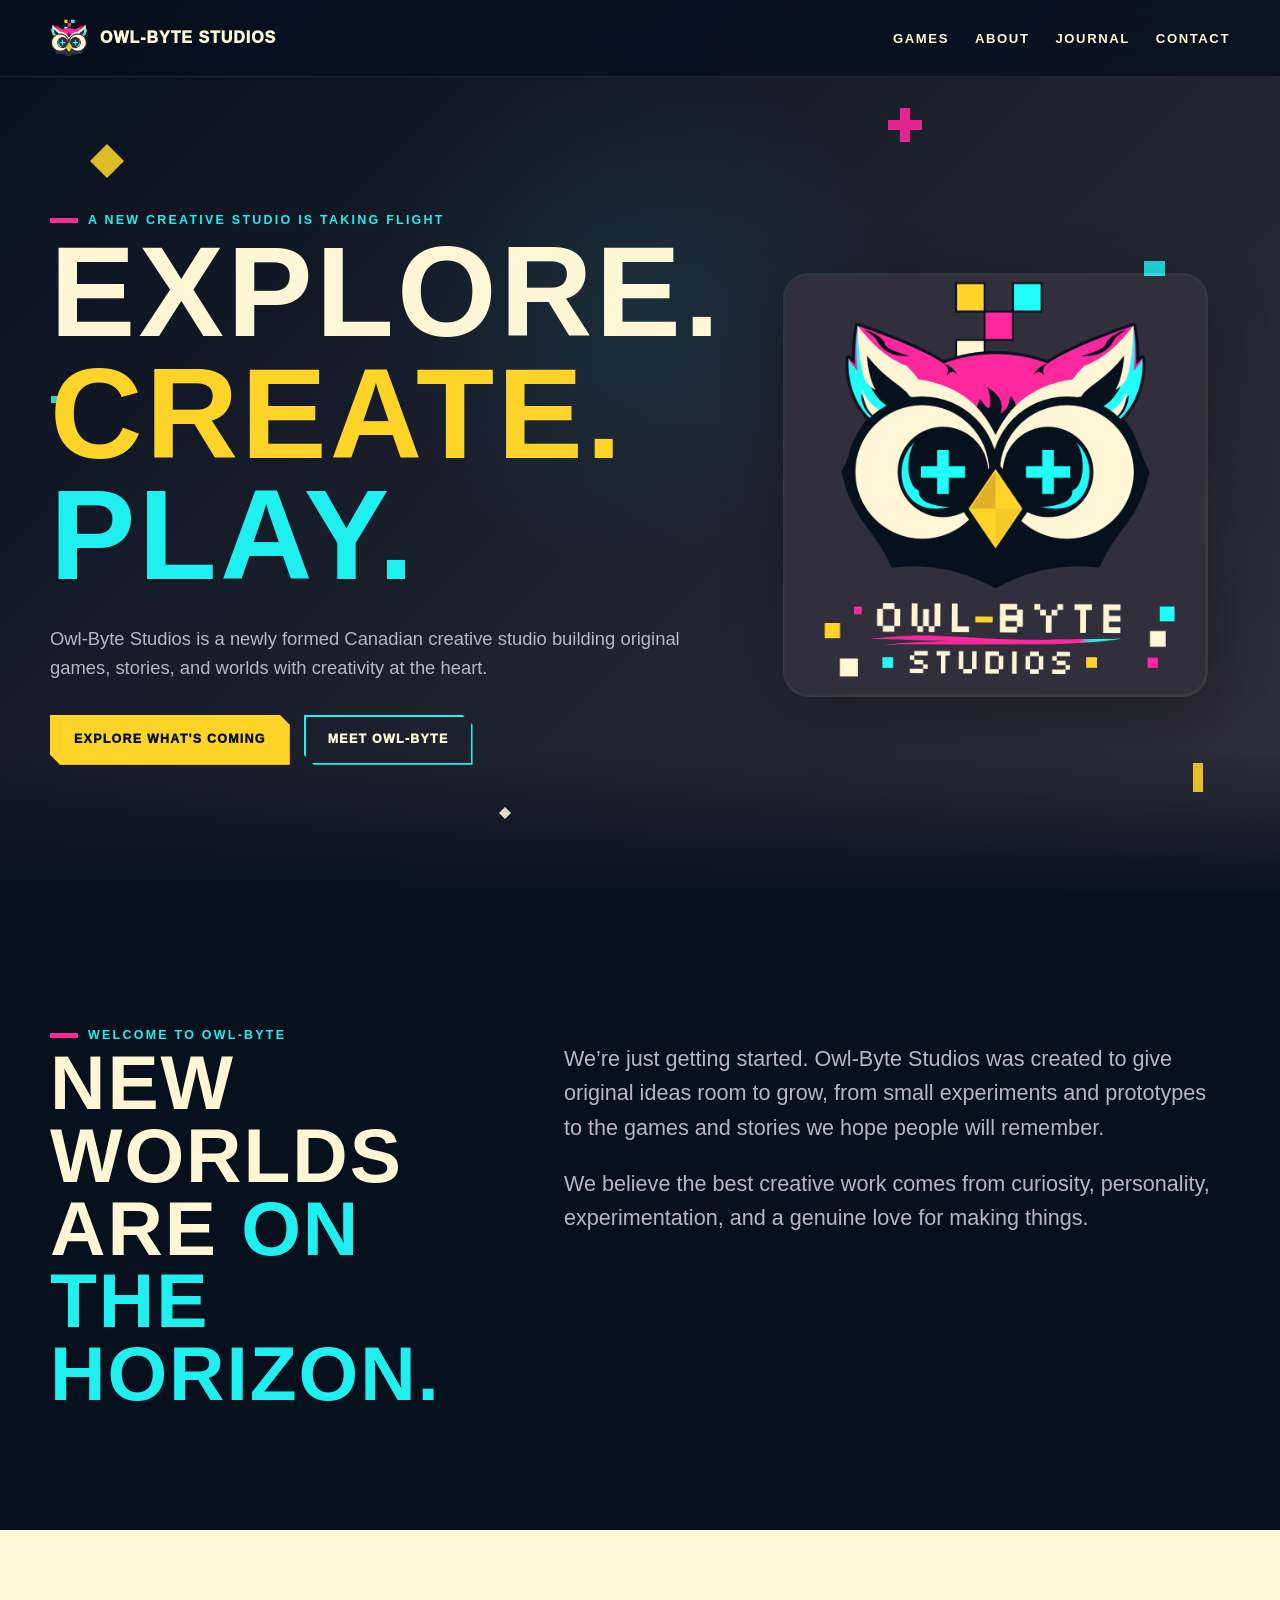
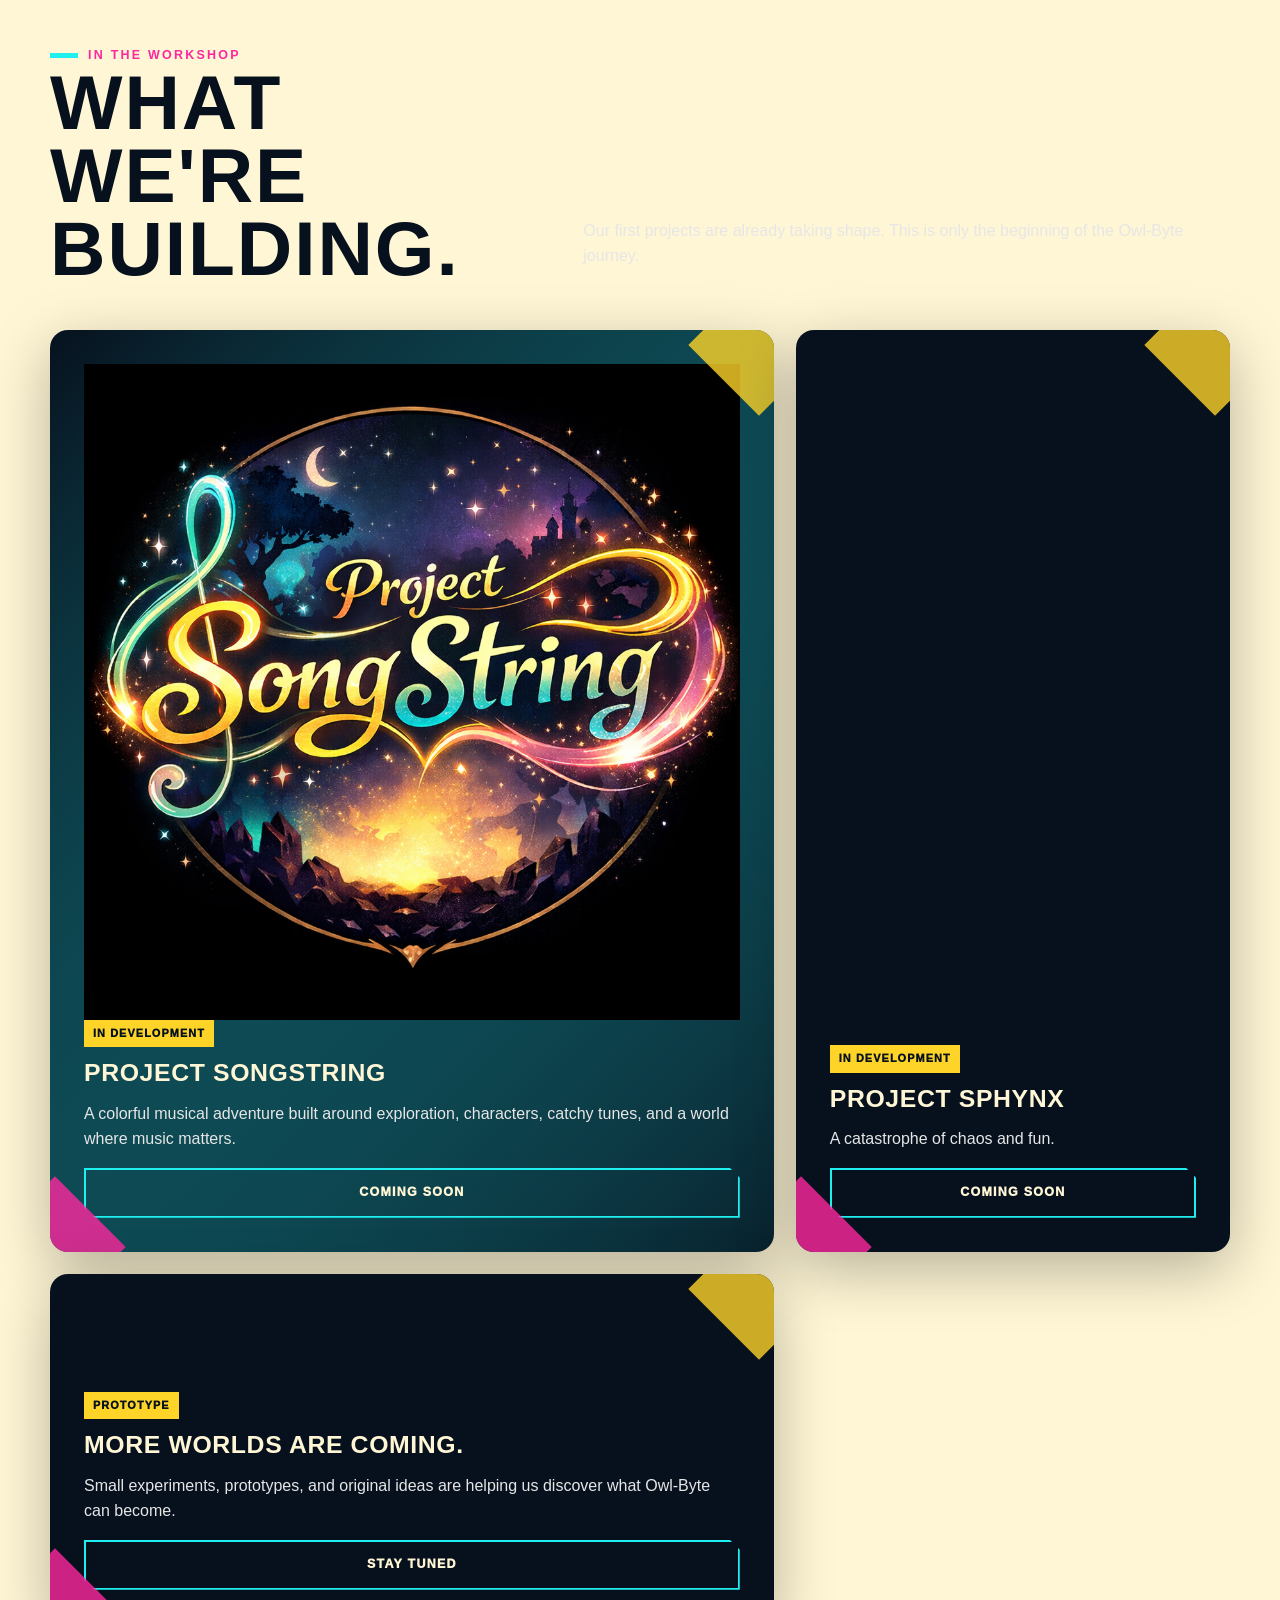
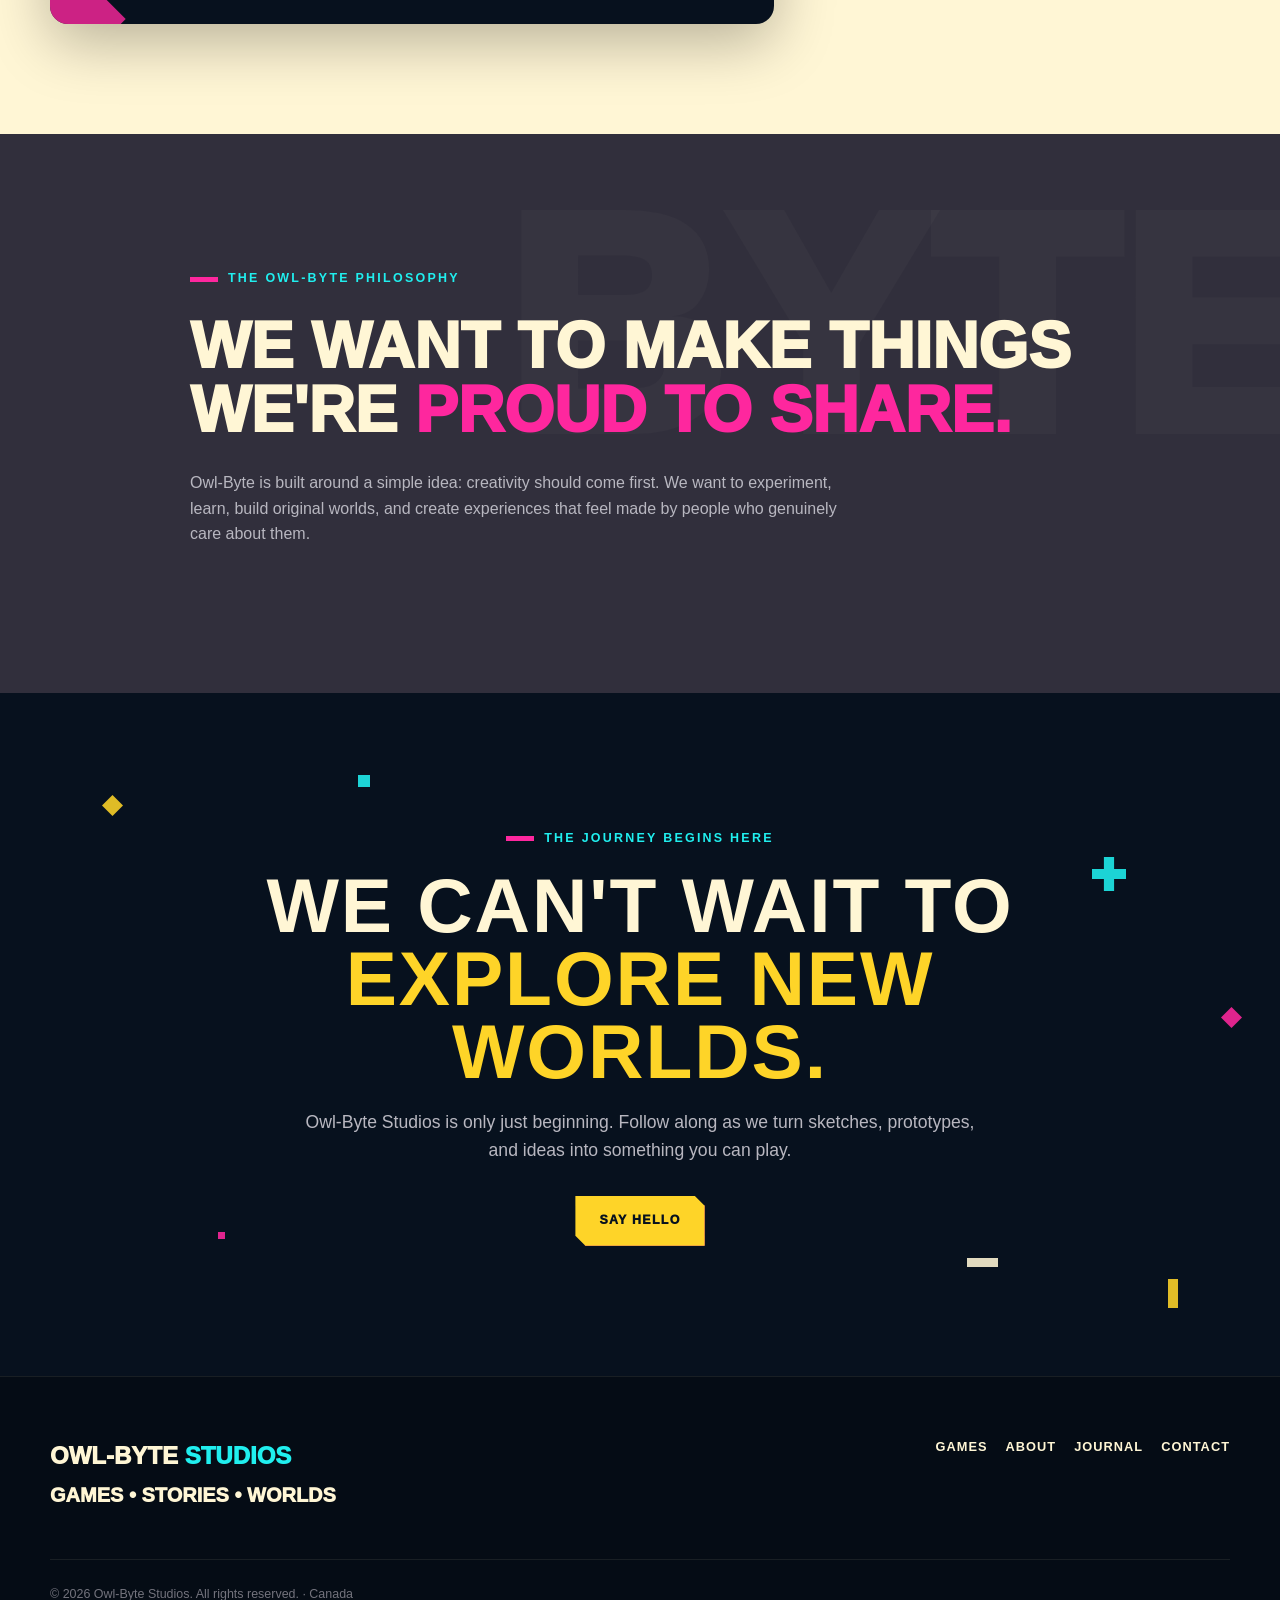
<file: index.html>
<!DOCTYPE html>
<html lang="en">
<head>
  <meta charset="UTF-8">
  <meta name="viewport" content="width=device-width, initial-scale=1.0">
  <meta name="description" content="Owl-Byte Studios is a newly formed Canadian creative studio building games, stories, and worlds.">
  <meta name="theme-color" content="#07111E">
  <title>Owl-Byte Studios | Games • Stories • Worlds</title>

  <style>
    :root {
      --night: #07111E;
      --charcoal: #312F3C;
      --yellow: #FED428;
      --cyan: #20EFEF;
      --pink: #FE279E;
      --cream: #FFF6D5;
      --white: #ffffff;
      --muted: #b8b7c0;
      --max-width: 1180px;
      --radius: 18px;
      --shadow: 0 18px 60px rgba(0, 0, 0, .28);
    }

    * { box-sizing: border-box; }

    html {
      scroll-behavior: smooth;
      background: var(--night);
    }

    body {
      margin: 0;
      background: var(--night);
      color: var(--cream);
      font-family: "Trebuchet MS", "Segoe UI", sans-serif;
      line-height: 1.6;
      overflow-x: hidden;
    }

    a {
      color: inherit;
      text-decoration: none;
    }

    img {
      max-width: 100%;
      display: block;
    }

    .container {
      width: min(calc(100% - 40px), var(--max-width));
      margin-inline: auto;
    }

    /* Pixel-inspired utility */
    .pixel {
      position: absolute;
      width: 14px;
      height: 14px;
      pointer-events: none;
      image-rendering: pixelated;
    }

    .pixel.yellow { background: var(--yellow); }
    .pixel.cyan { background: var(--cyan); }
    .pixel.pink { background: var(--pink); }
    .pixel.cream { background: var(--cream); }

    /* Floating byte particles: individual shapes, sizes and motion cycles. */
    .pixel {
      z-index: 0;
      opacity: .88;
      animation: byte-float var(--float-time, 7s) ease-in-out var(--float-delay, 0s) infinite alternate;
      transform-origin: center;
      will-change: transform;
    }
    .pixel.tiny { width: 7px; height: 7px; }
    .pixel.small { width: 12px; height: 12px; }
    .pixel.medium { width: 21px; height: 21px; }
    .pixel.large { width: 34px; height: 34px; }
    .pixel.wide { width: 31px; height: 9px; }
    .pixel.tall { width: 10px; height: 29px; }
    .pixel.diamond { clip-path: polygon(50% 0, 100% 50%, 50% 100%, 0 50%); }
    .pixel.plus {
      clip-path: polygon(35% 0,65% 0,65% 35%,100% 35%,100% 65%,65% 65%,65% 100%,35% 100%,35% 65%,0 65%,0 35%,35% 35%);
    }
    .hero-grid, .future > .container { position: relative; z-index: 1; }

    @keyframes byte-float {
      0% { transform: translate3d(0, 9px, 0) rotate(-12deg); }
      50% { transform: translate3d(9px, -8px, 0) rotate(24deg); }
      100% { transform: translate3d(-5px, -24px, 0) rotate(68deg); }
    }

    .eyebrow {
      display: inline-flex;
      align-items: center;
      gap: 10px;
      font-size: .78rem;
      font-weight: 900;
      letter-spacing: .18em;
      text-transform: uppercase;
      color: var(--cyan);
    }

    .eyebrow::before {
      content: "";
      width: 28px;
      height: 5px;
      background: var(--pink);
      display: inline-block;
    }

    h1, h2, h3 {
      margin: 0;
      line-height: .95;
      text-transform: uppercase;
      letter-spacing: .025em;
    }

    h1 {
      font-size: clamp(3.8rem, 10vw, 8.8rem);
      max-width: 900px;
    }

    h2 {
      font-size: clamp(2.5rem, 6vw, 5rem);
    }

    h3 {
      font-size: 1.55rem;
    }

    p {
      color: var(--muted);
      max-width: 680px;
    }

    /* Header */
    header {
      position: fixed;
      z-index: 100;
      top: 0;
      width: 100%;
      background: rgba(7, 17, 30, .82);
      backdrop-filter: blur(14px);
      border-bottom: 1px solid rgba(255, 246, 213, .08);
    }

    .nav {
      min-height: 76px;
      display: flex;
      align-items: center;
      justify-content: space-between;
      gap: 24px;
    }

    .brand {
      display: flex;
      align-items: center;
      gap: 12px;
      font-weight: 1000;
      letter-spacing: .06em;
    }

    .brand-mark {
      width: 38px;
      height: 38px;
      object-fit: cover;
      border-radius: 8px;
    }

    .nav-links {
      display: flex;
      gap: 26px;
      font-size: .82rem;
      font-weight: 900;
      letter-spacing: .12em;
      text-transform: uppercase;
    }

    .nav-links a {
      transition: color .2s ease;
    }

    .nav-links a:hover,
    .nav-links a:focus-visible {
      color: var(--yellow);
    }

    /* Hero */
    .hero {
      min-height: 100svh;
      padding: 140px 0 70px;
      display: grid;
      place-items: center;
      position: relative;
      isolation: isolate;
      overflow: hidden;
      background:
        radial-gradient(circle at 50% 35%, rgba(32, 239, 239, .08), transparent 30%),
        linear-gradient(135deg, var(--night) 0%, var(--charcoal) 100%);
    }

    .hero::after {
      content: "";
      position: absolute;
      inset: auto 0 0;
      height: 150px;
      background: linear-gradient(transparent, var(--night));
      z-index: -1;
    }

    .hero-grid {
      display: grid;
      grid-template-columns: 1.05fr .95fr;
      align-items: center;
      gap: 60px;
    }

    .hero-copy p {
      font-size: 1.15rem;
      margin: 28px 0 32px;
    }

    .hero-title .accent {
      color: var(--yellow);
    }

    .hero-title .cyan {
      color: var(--cyan);
    }

    .hero-actions {
      display: flex;
      flex-wrap: wrap;
      gap: 14px;
    }

    .button {
      display: inline-flex;
      align-items: center;
      justify-content: center;
      min-height: 50px;
      padding: 0 22px;
      border: 2px solid transparent;
      font-weight: 1000;
      font-size: .78rem;
      letter-spacing: .1em;
      text-transform: uppercase;
      transition: transform .2s ease, box-shadow .2s ease, background .2s ease;
      clip-path: polygon(0 0, calc(100% - 10px) 0, 100% 10px, 100% 100%, 10px 100%, 0 calc(100% - 10px));
    }

    .button:hover,
    .button:focus-visible {
      transform: translateY(-3px);
    }

    .button.primary {
      color: var(--night);
      background: var(--yellow);
      box-shadow: 7px 7px 0 var(--pink);
    }

    .button.secondary {
      color: var(--cream);
      border-color: var(--cyan);
      background: transparent;
    }

    .hero-logo-wrap {
      position: relative;
      display: grid;
      place-items: center;
    }

    .hero-logo {
      width: min(500px, 90vw);
      border-radius: 26px;
      box-shadow: var(--shadow);
      border: 3px solid rgba(255, 246, 213, .08);
    }

    .hero-logo-wrap::before {
      content: "";
      position: absolute;
      width: 82%;
      height: 82%;
      background: var(--pink);
      opacity: .12;
      transform: rotate(8deg);
      z-index: -1;
    }

    /* Intro */
    .intro {
      position: relative;
      padding: 120px 0;
      background: var(--night);
    }

    .intro-grid {
      display: grid;
      grid-template-columns: .8fr 1.2fr;
      gap: 70px;
      align-items: start;
    }

    .intro h2 span { color: var(--cyan); }

    .intro-copy {
      font-size: clamp(1.1rem, 2vw, 1.35rem);
    }

    /* Projects */
    .projects {
      padding: 110px 0;
      background: var(--cream);
      color: var(--night);
      position: relative;
      overflow: hidden;
    }

    .projects p {
      color: #e6e6e6;
    }

    .project-header {
      display: flex;
      justify-content: space-between;
      gap: 30px;
      align-items: end;
      margin-bottom: 45px;
    }

    .project-header .eyebrow {
      color: var(--pink);
    }

    .project-header .eyebrow::before {
      background: var(--cyan);
    }

    .project-grid {
      display: grid;
      grid-template-columns: 1.25fr .75fr;
      gap: 22px;
    }

    .project-card {
      min-height: 350px;
      padding: 34px;
      border-radius: var(--radius);
      position: relative;
      overflow: hidden;
      display: flex;
      flex-direction: column;
      justify-content: end;
      box-shadow: var(--shadow);
    }

    .project-card.featured {
      min-height: 520px;
      background:
        linear-gradient(135deg, rgba(7,17,30,.05), rgba(7,17,30,.92)),
        linear-gradient(135deg, var(--night), var(--cyan));
      color: var(--cream);
    }

    .project-card.small {
      background: var(--night);
      color: var(--cream);
    }

    .project-card::before,
    .project-card::after {
      content: "";
      position: absolute;
      width: 100px;
      height: 100px;
      opacity: .8;
    }

    .project-card::before {
      right: -35px;
      top: -35px;
      background: var(--yellow);
      transform: rotate(45deg);
    }

    .project-card::after {
      left: -45px;
      bottom: -45px;
      background: var(--pink);
      transform: rotate(45deg);
    }

    .project-card h3,
    .project-card p,
    .project-card .status {
      position: relative;
      z-index: 2;
    }

    .status {
      display: inline-block;
      width: fit-content;
      margin-bottom: 14px;
      padding: 5px 9px;
      background: var(--yellow);
      color: var(--night);
      font-size: .68rem;
      font-weight: 1000;
      letter-spacing: .1em;
      text-transform: uppercase;
    }

    /* Philosophy */
    .philosophy {
      padding: 130px 0;
      background: var(--charcoal);
      position: relative;
      overflow: hidden;
    }

    .philosophy::before {
      content: "BYTE";
      position: absolute;
      right: -40px;
      top: 40px;
      font-size: clamp(8rem, 24vw, 22rem);
      font-weight: 1000;
      color: rgba(255, 246, 213, .025);
      line-height: 1;
      pointer-events: none;
    }

    .philosophy-inner {
      max-width: 900px;
      position: relative;
    }

    .philosophy blockquote {
      margin: 25px 0 28px;
      font-size: clamp(2rem, 5vw, 4.6rem);
      line-height: 1;
      font-weight: 1000;
      text-transform: uppercase;
    }

    .philosophy blockquote span {
      color: var(--pink);
    }

    /* New worlds */
    .future {
      padding: 130px 0;
      background: var(--night);
      text-align: center;
      position: relative;
      overflow: hidden;
    }

    .future h2 {
      max-width: 900px;
      margin: 20px auto;
    }

    .future h2 span { color: var(--yellow); }

    .future p {
      margin: 0 auto 32px;
      font-size: 1.1rem;
    }

    .pixel-field {
      position: absolute;
      inset: 0;
      pointer-events: none;
    }

    .pixel-field .p1 { top: 15%; left: 8%; }
    .pixel-field .p2 { top: 24%; right: 12%; }
    .pixel-field .p3 { bottom: 20%; left: 17%; }
    .pixel-field .p4 { bottom: 16%; right: 22%; }

    /* Footer */
    footer {
      padding: 60px 0 30px;
      background: #050c15;
      border-top: 1px solid rgba(255, 246, 213, .08);
    }

    .footer-top {
      display: flex;
      justify-content: space-between;
      gap: 30px;
      align-items: start;
      padding-bottom: 45px;
    }

    .footer-brand {
      font-size: 1.5rem;
      font-weight: 1000;
      text-transform: uppercase;
    }

    .footer-brand span { color: var(--cyan); }

    .footer-links {
      display: flex;
      flex-wrap: wrap;
      gap: 18px;
      font-size: .8rem;
      font-weight: 900;
      text-transform: uppercase;
      letter-spacing: .08em;
    }

    .footer-links a:hover { color: var(--pink); }

    .copyright {
      padding-top: 25px;
      border-top: 1px solid rgba(255, 246, 213, .08);
      color: #73737d;
      font-size: .78rem;
    }

    @media (max-width: 820px) {
      .nav-links { display: none; }

      .hero-grid,
      .intro-grid,
      .project-grid {
        grid-template-columns: 1fr;
      }

      .hero {
        padding-top: 120px;
      }

      .hero-logo-wrap {
        order: -1;
      }

      .hero-logo {
        width: min(390px, 86vw);
      }

      .project-card.featured {
        min-height: 440px;
      }

      .project-header,
      .footer-top {
        flex-direction: column;
        align-items: start;
      }
    }

    @media (prefers-reduced-motion: reduce) {
      html { scroll-behavior: auto; }
      *, *::before, *::after {
        transition: none !important;
        animation: none !important;
      }
    }
  </style>
</head>

<body>
  <header>
    <div class="container nav">
      <a class="brand" href="#top" aria-label="Owl-Byte Studios home">
        <img class="brand-mark" src="assets/Owl-Logo2027.png" alt="">
        <span>OWL-BYTE STUDIOS</span>
      </a>

      <nav class="nav-links" aria-label="Main navigation">
        <a href="#games">Games</a>
        <a href="#about">About</a>
        <a href="#journal">Journal</a>
        <a href="#contact">Contact</a>
      </nav>
    </div>
  </header>

  <main id="top">
    <section class="hero">
      <span class="pixel yellow large diamond" style="top:16%;left:7%;--float-time:7.8s;"></span>
      <span class="pixel cyan medium" style="top:29%;right:9%;--float-time:6.1s;--float-delay:-2s;"></span>
      <span class="pixel pink small" style="bottom:17%;left:12%;--float-time:8.4s;--float-delay:-3s;"></span>
      <span class="pixel cream wide" style="bottom:23%;right:17%;--float-time:9s;--float-delay:-1s;"></span>
      <span class="pixel pink plus large" style="top:12%;right:28%;--float-time:10s;--float-delay:-4s;"></span>
      <span class="pixel cyan tiny" style="top:44%;left:4%;--float-time:5.7s;--float-delay:-2s;"></span>
      <span class="pixel yellow tall" style="bottom:12%;right:6%;--float-time:8.8s;--float-delay:-5s;"></span>
      <span class="pixel cream small diamond" style="bottom:9%;left:39%;--float-time:7.3s;--float-delay:-2s;"></span>

      <div class="container hero-grid">
        <div class="hero-copy">
          <div class="eyebrow">A new creative studio is taking flight</div>
          <h1 class="hero-title">
            <span>Explore.</span><br>
            <span class="accent">Create.</span><br>
            <span class="cyan">Play.</span>
          </h1>

          <p>
            Owl-Byte Studios is a newly formed Canadian creative studio
            building original games, stories, and worlds with creativity at the heart.
          </p>

          <div class="hero-actions">
            <a class="button primary" href="#games">Explore What's Coming</a>
            <a class="button secondary" href="#about">Meet Owl-Byte</a>
          </div>
        </div>

        <div class="hero-logo-wrap">
          <img
            class="hero-logo"
            src="assets/2027_Owl-Byte_Logo.jpg"
            alt="Owl-Byte Studios logo"
          >
        </div>
      </div>
    </section>

    <section class="intro" id="about">
      <div class="container intro-grid">
        <div>
          <div class="eyebrow">Welcome to Owl-Byte</div>
          <h2>New worlds are <span>on the horizon.</span></h2>
        </div>

        <div class="intro-copy">
          <p>
            We’re just getting started. Owl-Byte Studios was created to give
            original ideas room to grow, from small experiments and prototypes
            to the games and stories we hope people will remember.
          </p>
          <p>
            We believe the best creative work comes from curiosity, personality,
            experimentation, and a genuine love for making things.
          </p>
        </div>
      </div>
    </section>

    <section class="projects" id="games">
      <div class="container">
        <div class="project-header">
          <div>
            <div class="eyebrow">In the workshop</div>
            <h2>What we're<br>building.</h2>
          </div>
          <p>
            Our first projects are already taking shape. This is only the
            beginning of the Owl-Byte journey.
          </p>
        </div>

        <div class="project-grid">
          <article class="project-card featured">
            <img
              src="assets/Projet SongString Logo.png"
            >
            <span class="status">In Development</span>
            <h3>Project Songstring</h3>
            <p>
              A colorful musical adventure built around exploration, characters,
              catchy tunes, and a world where music matters.
            </p>
            <a class="button secondary" href="#" aria-label="Harmony-Melodee coming soon">
              Coming Soon
            </a>
          </article>

          <article class="project-card small">
            
            <span class="status">In Development</span>
            <h3>Project Sphynx</h3>
            <p>
              A catastrophe of chaos and fun.
            </p>
            <a class="button secondary" href="#" aria-label="Harmony-Melodee coming soon">
              Coming Soon
            </a>
          </article>

          <article class="project-card small">
            <span class="status">Prototype</span>
            <h3>More worlds are coming.</h3>
            <p>
              Small experiments, prototypes, and original ideas are helping us
              discover what Owl-Byte can become.
            </p>
            <a class="button secondary" href="#contact">Stay Tuned</a>
          </article>
        </div>
      </div>
    </section>

    <section class="philosophy" id="journal">
      <div class="container philosophy-inner">
        <div class="eyebrow">The Owl-Byte philosophy</div>

        <blockquote>
          We want to make things we're <span>proud to share.</span>
        </blockquote>

        <p>
          Owl-Byte is built around a simple idea: creativity should come first.
          We want to experiment, learn, build original worlds, and create
          experiences that feel made by people who genuinely care about them.
        </p>
      </div>
    </section>

    <section class="future" id="contact">
      <div class="pixel-field" aria-hidden="true">
        <span class="pixel yellow medium diamond p1" style="--float-time:7.3s;"></span>
        <span class="pixel cyan large plus p2" style="--float-time:9.5s;--float-delay:-3s;"></span>
        <span class="pixel pink tiny p3" style="--float-time:6.5s;--float-delay:-2s;"></span>
        <span class="pixel cream wide p4" style="--float-time:8.4s;--float-delay:-4s;"></span>
        <span class="pixel cyan small" style="top:12%;left:28%;--float-time:7s;--float-delay:-1s;"></span>
        <span class="pixel yellow tall" style="bottom:10%;right:8%;--float-time:10s;--float-delay:-6s;"></span>
        <span class="pixel pink medium diamond" style="top:46%;right:3%;--float-time:8s;--float-delay:-3s;"></span>
      </div>

      <div class="container">
        <div class="eyebrow">The journey begins here</div>
        <h2>We can't wait to <span>explore new worlds.</span></h2>
        <p>
          Owl-Byte Studios is only just beginning. Follow along as we turn
          sketches, prototypes, and ideas into something you can play.
        </p>
        <a class="button primary" href="mailto:connect@owlbytestudios.com">
          Say Hello
        </a>
      </div>
    </section>
  </main>

  <footer>
    <div class="container">
      <div class="footer-top">
        <div class="footer-brand">
          OWL-BYTE <span>STUDIOS</span><br>
          <small>Games • Stories • Worlds</small>
        </div>

        <nav class="footer-links" aria-label="Footer navigation">
          <a href="#games">Games</a>
          <a href="#about">About</a>
          <a href="#journal">Journal</a>
          <a href="#contact">Contact</a>
        </nav>
      </div>

      <div class="copyright">
        © 2026 Owl-Byte Studios. All rights reserved. · Canada
      </div>
    </div>
  </footer>
</body>
</html>
</file>
